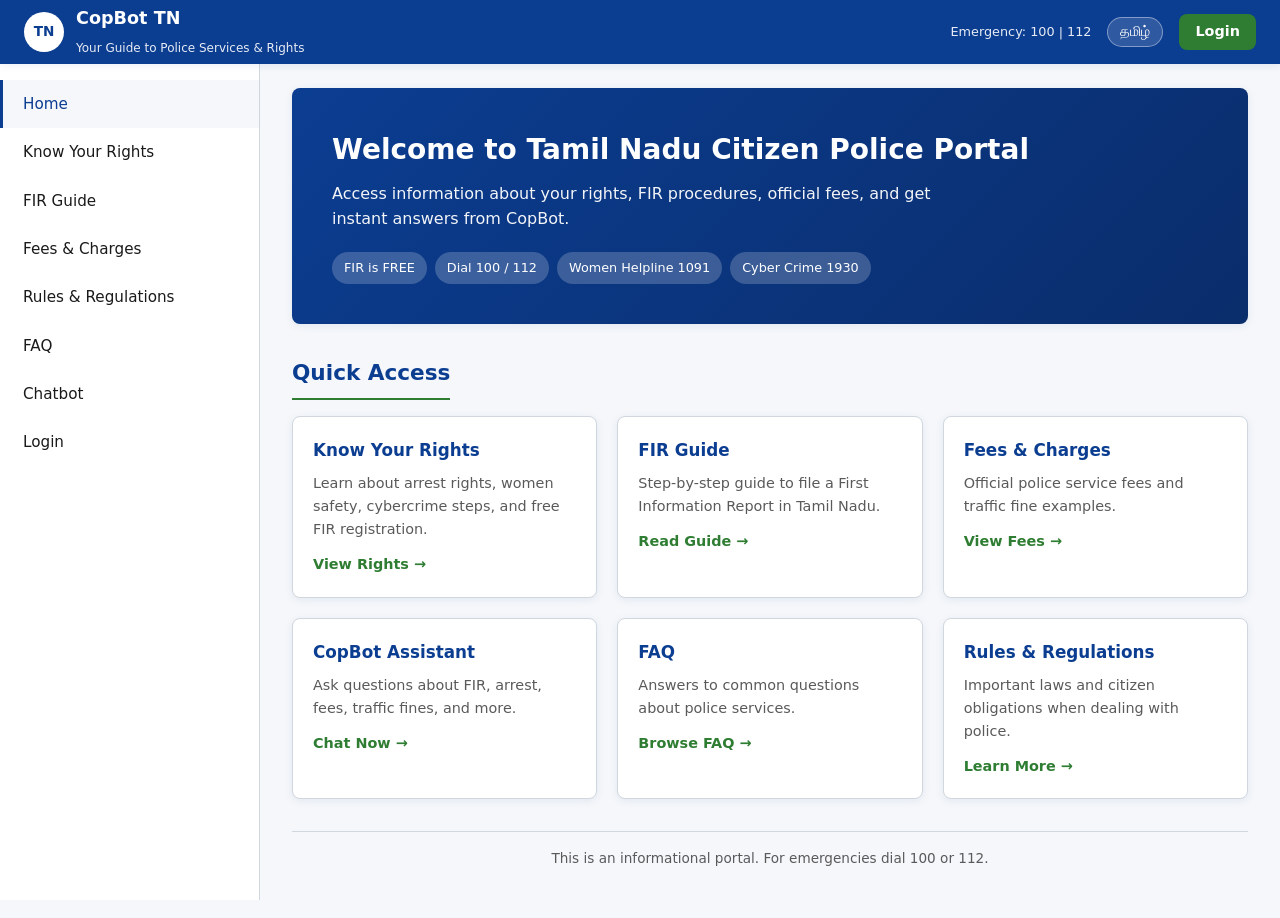
<file: frontend/index.html>
<!DOCTYPE html>
<html lang="en">
<head>
  <meta charset="UTF-8">
  <meta name="viewport" content="width=device-width, initial-scale=1.0">
  <title>CopBot TN – Home</title>
  <link rel="stylesheet" href="css/style.css">
</head>
<body>
  <header class="navbar">
    <a href="index.html" class="navbar-brand">
      <span class="logo">TN</span>
      <span>
        <span data-i18n="portalTitle">CopBot TN</span><br>
        <small style="font-weight:400;font-size:0.75rem;opacity:0.9" data-i18n="portalSubtitle">Your Guide to Police Services & Rights</small>
      </span>
    </a>
    <div class="navbar-actions">
      <span style="font-size:0.8rem;opacity:0.9" data-i18n="emergency">Emergency: 100 | 112</span>
      <button type="button" class="lang-toggle" id="langToggle">தமிழ்</button>
      <a href="login.html" class="btn-nav" data-i18n="login">Login</a>
      <button class="menu-toggle" id="menuToggle" aria-label="Menu">☰</button>
    </div>
  </header>

  <div class="app-layout">
    <aside class="sidebar" id="sidebar">
      <nav class="sidebar-nav">
        <a href="index.html" class="active" data-i18n="home">Home</a>
        <a href="rights.html" data-i18n="rights">Know Your Rights</a>
        <a href="fir-guide.html" data-i18n="fir">FIR Guide</a>
        <a href="fees.html" data-i18n="fees">Fees & Charges</a>
        <a href="rules.html" data-i18n="rules">Rules & Regulations</a>
        <a href="faq.html" data-i18n="faq">FAQ</a>
        <a href="chatbot.html" data-i18n="chatbot">Chatbot</a>
        <a href="login.html" data-i18n="login">Login</a>
      </nav>
    </aside>

    <main class="main-content">
      <section class="hero">
        <h1 data-i18n="welcome">Welcome to Tamil Nadu Citizen Police Portal</h1>
        <p data-i18n="welcomeDesc">Access information about your rights, FIR procedures, official fees, and get instant answers from CopBot.</p>
        <div class="hero-badges">
          <span class="badge">FIR is FREE</span>
          <span class="badge">Dial 100 / 112</span>
          <span class="badge">Women Helpline 1091</span>
          <span class="badge">Cyber Crime 1930</span>
        </div>
      </section>

      <h2 class="section-title" data-i18n="quickAccess">Quick Access</h2>
      <div class="card-grid">
        <article class="card">
          <h3>Know Your Rights</h3>
          <p>Learn about arrest rights, women safety, cybercrime steps, and free FIR registration.</p>
          <a href="rights.html" class="card-link">View Rights →</a>
        </article>
        <article class="card">
          <h3>FIR Guide</h3>
          <p>Step-by-step guide to file a First Information Report in Tamil Nadu.</p>
          <a href="fir-guide.html" class="card-link">Read Guide →</a>
        </article>
        <article class="card">
          <h3>Fees & Charges</h3>
          <p>Official police service fees and traffic fine examples.</p>
          <a href="fees.html" class="card-link">View Fees →</a>
        </article>
        <article class="card">
          <h3>CopBot Assistant</h3>
          <p>Ask questions about FIR, arrest, fees, traffic fines, and more.</p>
          <a href="chatbot.html" class="card-link">Chat Now →</a>
        </article>
        <article class="card">
          <h3>FAQ</h3>
          <p>Answers to common questions about police services.</p>
          <a href="faq.html" class="card-link">Browse FAQ →</a>
        </article>
        <article class="card">
          <h3>Rules & Regulations</h3>
          <p>Important laws and citizen obligations when dealing with police.</p>
          <a href="rules.html" class="card-link">Learn More →</a>
        </article>
      </div>

      <p class="footer-note" data-i18n="officialNotice">This is an informational portal. For emergencies dial 100 or 112.</p>
    </main>
  </div>

  <script src="js/lang.js"></script>
</body>
</html>
</file>
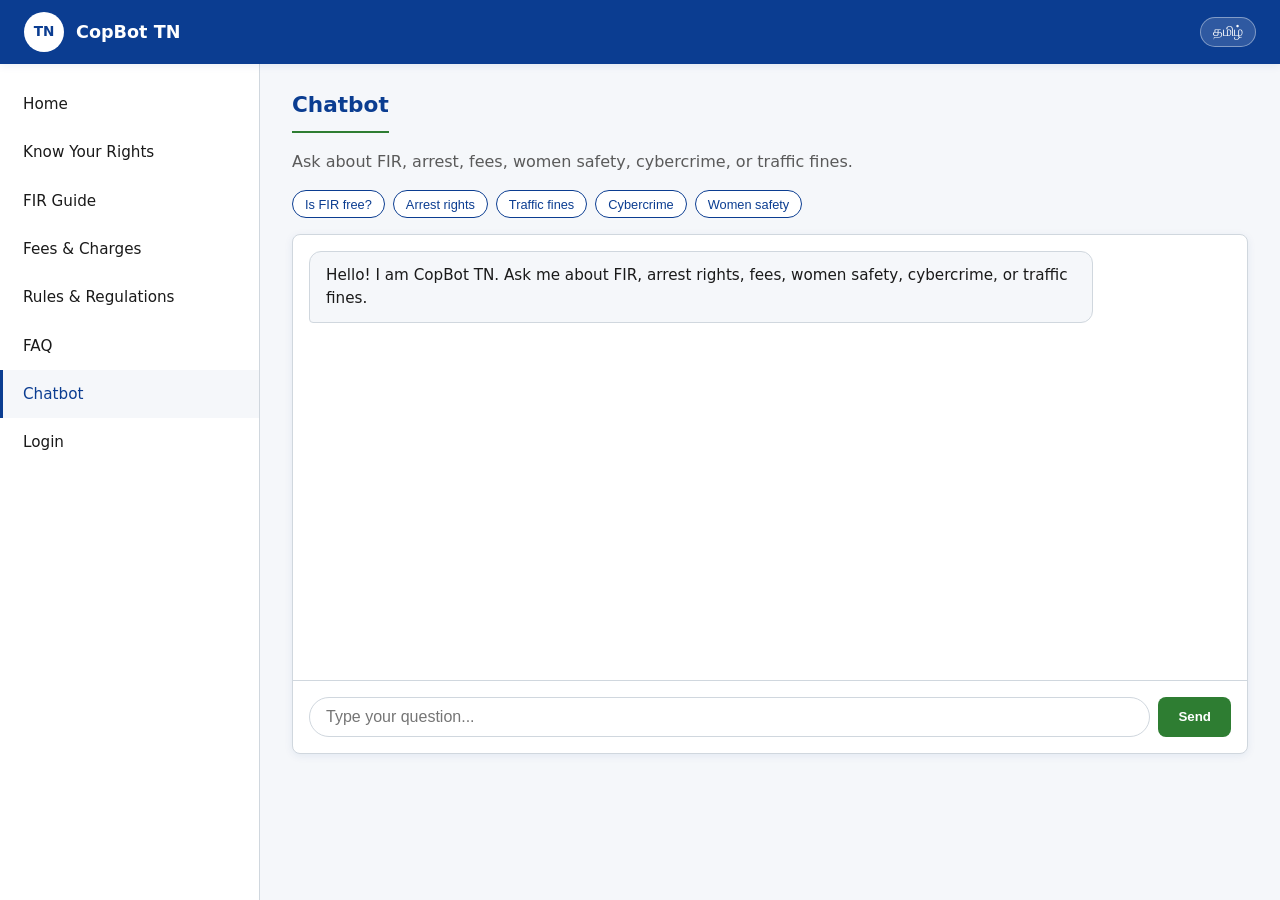
<file: frontend/chatbot.html>
<!DOCTYPE html>
<html lang="en">
<head>
  <meta charset="UTF-8">
  <meta name="viewport" content="width=device-width, initial-scale=1.0">
  <title>CopBot TN – Chatbot</title>
  <link rel="stylesheet" href="css/style.css">
</head>
<body>
  <header class="navbar">
    <a href="index.html" class="navbar-brand"><span class="logo">TN</span><span data-i18n="portalTitle">CopBot TN</span></a>
    <div class="navbar-actions">
      <button type="button" class="lang-toggle" id="langToggle">தமிழ்</button>
      <button class="menu-toggle" id="menuToggle">☰</button>
    </div>
  </header>
  <div class="app-layout">
    <aside class="sidebar" id="sidebar">
      <nav class="sidebar-nav">
        <a href="index.html" data-i18n="home">Home</a>
        <a href="rights.html" data-i18n="rights">Know Your Rights</a>
        <a href="fir-guide.html" data-i18n="fir">FIR Guide</a>
        <a href="fees.html" data-i18n="fees">Fees & Charges</a>
        <a href="rules.html" data-i18n="rules">Rules & Regulations</a>
        <a href="faq.html" data-i18n="faq">FAQ</a>
        <a href="chatbot.html" class="active" data-i18n="chatbot">Chatbot</a>
        <a href="login.html" data-i18n="login">Login</a>
      </nav>
    </aside>
    <main class="main-content">
      <h1 class="section-title" data-i18n="chatbot">CopBot Assistant</h1>
      <p style="margin-bottom:1rem;color:var(--text-muted);">Ask about FIR, arrest, fees, women safety, cybercrime, or traffic fines.</p>

      <div class="suggestions">
        <button type="button" class="suggestion-chip" data-q="Is FIR free?">Is FIR free?</button>
        <button type="button" class="suggestion-chip" data-q="What are my arrest rights?">Arrest rights</button>
        <button type="button" class="suggestion-chip" data-q="Tell me about traffic fines">Traffic fines</button>
        <button type="button" class="suggestion-chip" data-q="How to report cybercrime?">Cybercrime</button>
        <button type="button" class="suggestion-chip" data-q="Women safety helpline">Women safety</button>
      </div>

      <div class="chat-container">
        <div class="chat-messages" id="chatMessages"></div>
        <form class="chat-input-area" id="chatForm">
          <input type="text" id="chatInput" placeholder="Type your question..." autocomplete="off" required>
          <button type="submit" class="btn-secondary">Send</button>
        </form>
      </div>
    </main>
  </div>
  <script src="js/api.js"></script>
  <script src="js/lang.js"></script>
  <script src="js/chatbot.js"></script>
</body>
</html>
</file>
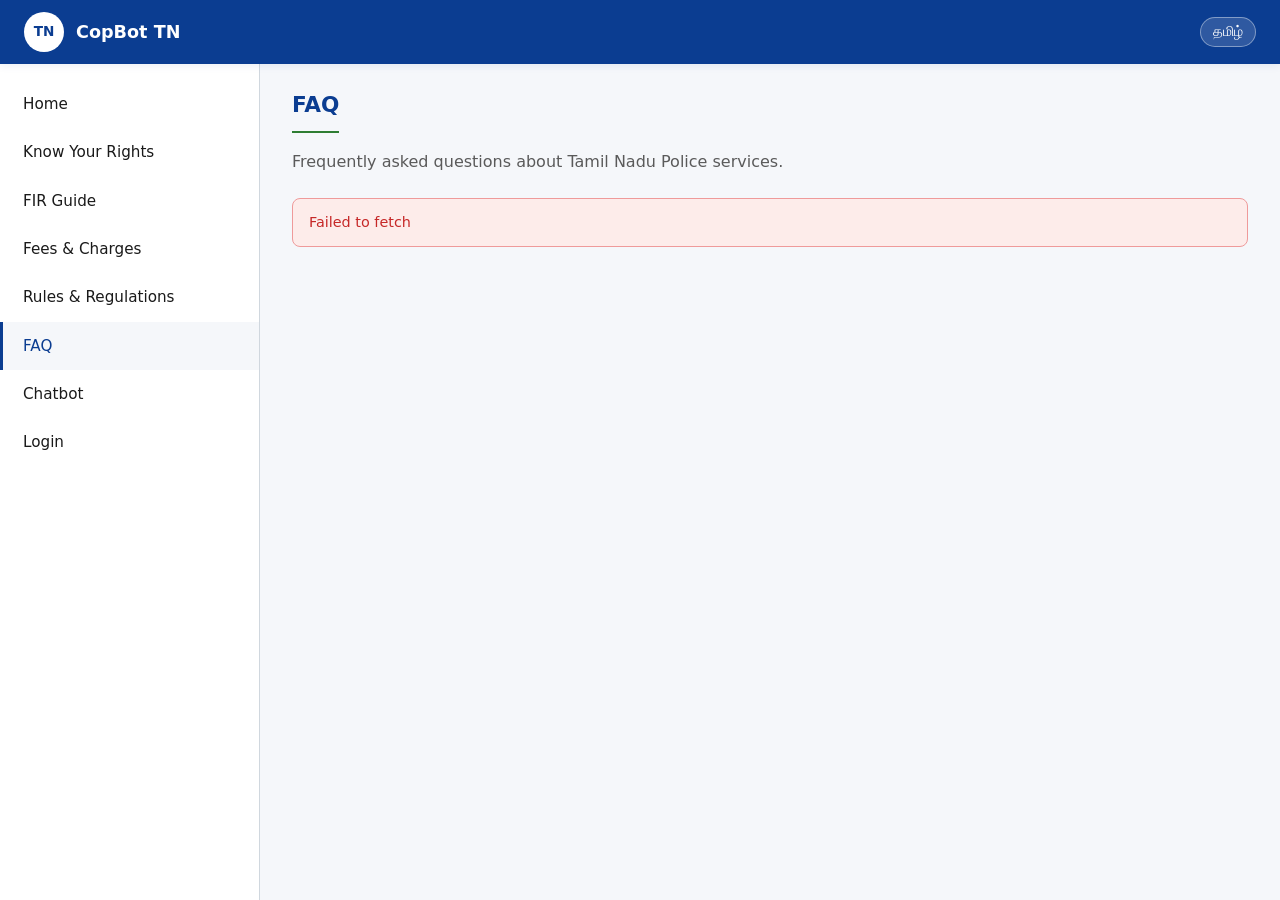
<file: frontend/faq.html>
<!DOCTYPE html>
<html lang="en">
<head>
  <meta charset="UTF-8">
  <meta name="viewport" content="width=device-width, initial-scale=1.0">
  <title>CopBot TN – FAQ</title>
  <link rel="stylesheet" href="css/style.css">
</head>
<body>
  <header class="navbar">
    <a href="index.html" class="navbar-brand"><span class="logo">TN</span><span data-i18n="portalTitle">CopBot TN</span></a>
    <div class="navbar-actions">
      <button type="button" class="lang-toggle" id="langToggle">தமிழ்</button>
      <button class="menu-toggle" id="menuToggle">☰</button>
    </div>
  </header>
  <div class="app-layout">
    <aside class="sidebar" id="sidebar">
      <nav class="sidebar-nav">
        <a href="index.html" data-i18n="home">Home</a>
        <a href="rights.html" data-i18n="rights">Know Your Rights</a>
        <a href="fir-guide.html" data-i18n="fir">FIR Guide</a>
        <a href="fees.html" data-i18n="fees">Fees & Charges</a>
        <a href="rules.html" data-i18n="rules">Rules & Regulations</a>
        <a href="faq.html" class="active" data-i18n="faq">FAQ</a>
        <a href="chatbot.html" data-i18n="chatbot">Chatbot</a>
        <a href="login.html" data-i18n="login">Login</a>
      </nav>
    </aside>
    <main class="main-content">
      <h1 class="section-title" data-i18n="faq">FAQ</h1>
      <p style="margin-bottom:1.5rem;color:var(--text-muted);">Frequently asked questions about Tamil Nadu Police services.</p>
      <div id="faqList"></div>
    </main>
  </div>
  <script src="js/api.js"></script>
  <script src="js/lang.js"></script>
  <script src="js/faq.js"></script>
</body>
</html>
</file>
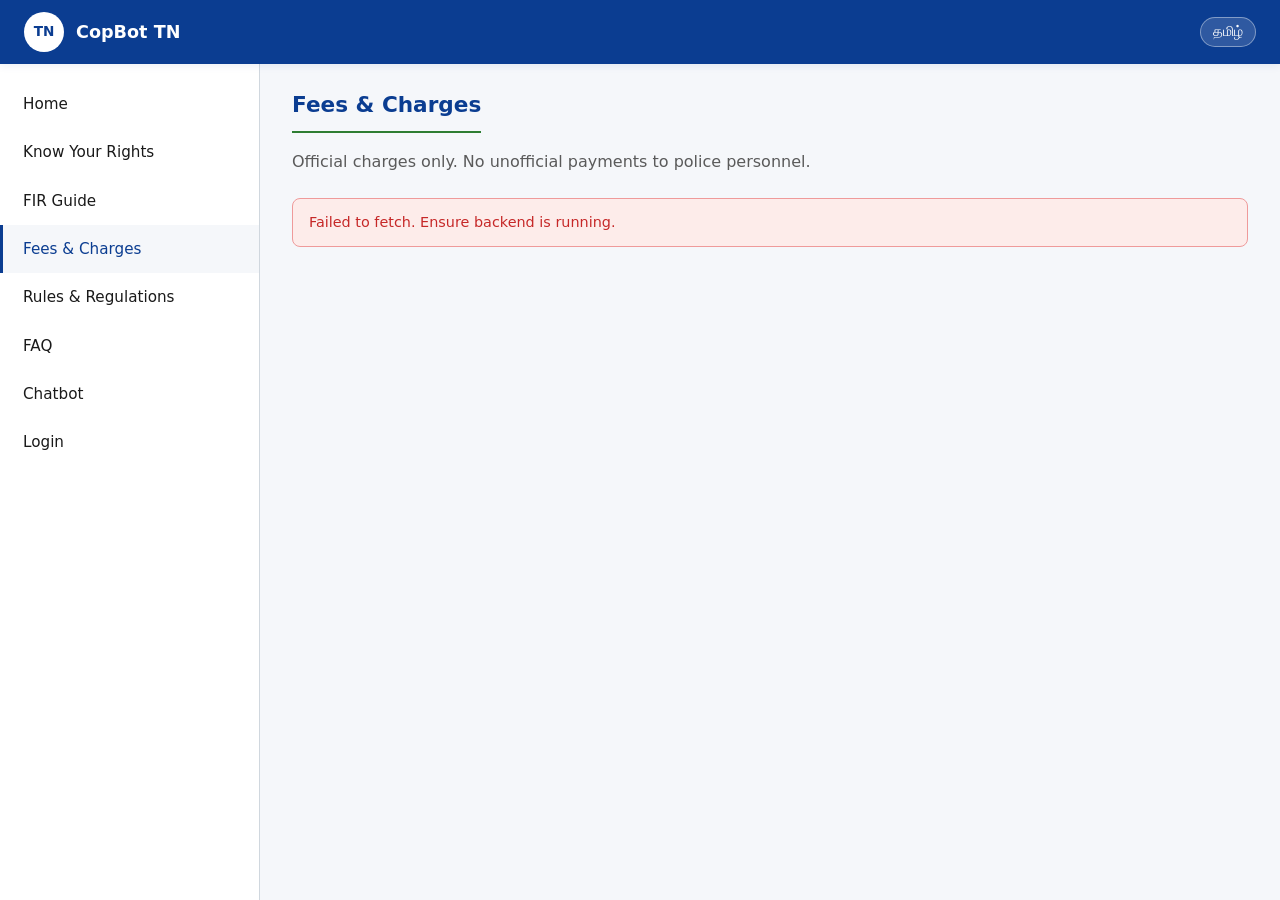
<file: frontend/fees.html>
<!DOCTYPE html>
<html lang="en">
<head>
  <meta charset="UTF-8">
  <meta name="viewport" content="width=device-width, initial-scale=1.0">
  <title>CopBot TN – Fees & Charges</title>
  <link rel="stylesheet" href="css/style.css">
</head>
<body>
  <header class="navbar">
    <a href="index.html" class="navbar-brand"><span class="logo">TN</span><span data-i18n="portalTitle">CopBot TN</span></a>
    <div class="navbar-actions">
      <button type="button" class="lang-toggle" id="langToggle">தமிழ்</button>
      <button class="menu-toggle" id="menuToggle">☰</button>
    </div>
  </header>
  <div class="app-layout">
    <aside class="sidebar" id="sidebar">
      <nav class="sidebar-nav">
        <a href="index.html" data-i18n="home">Home</a>
        <a href="rights.html" data-i18n="rights">Know Your Rights</a>
        <a href="fir-guide.html" data-i18n="fir">FIR Guide</a>
        <a href="fees.html" class="active" data-i18n="fees">Fees & Charges</a>
        <a href="rules.html" data-i18n="rules">Rules & Regulations</a>
        <a href="faq.html" data-i18n="faq">FAQ</a>
        <a href="chatbot.html" data-i18n="chatbot">Chatbot</a>
        <a href="login.html" data-i18n="login">Login</a>
      </nav>
    </aside>
    <main class="main-content">
      <h1 class="section-title" data-i18n="fees">Fees & Charges</h1>
      <p style="margin-bottom:1.5rem;color:var(--text-muted);">Official charges only. No unofficial payments to police personnel.</p>
      <div id="feesList"></div>
    </main>
  </div>
  <script src="js/api.js"></script>
  <script src="js/lang.js"></script>
  <script src="js/fees.js"></script>
</body>
</html>
</file>
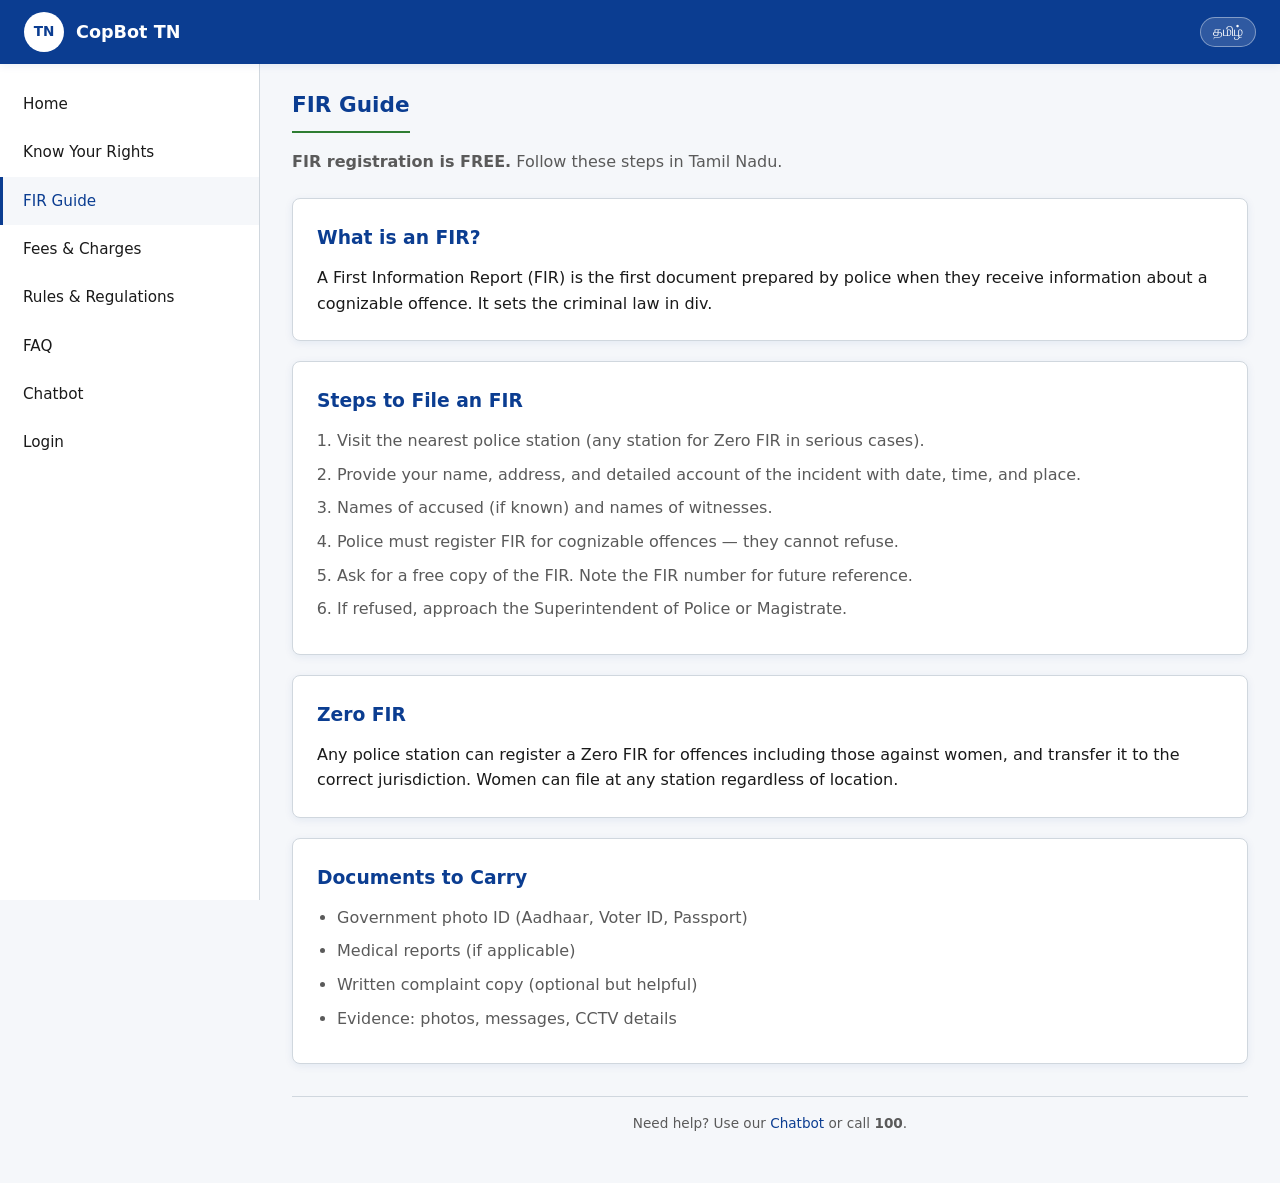
<file: frontend/fir-guide.html>
<!DOCTYPE html>
<html lang="en">
<head>
  <meta charset="UTF-8">
  <meta name="viewport" content="width=device-width, initial-scale=1.0">
  <title>CopBot TN – FIR Guide</title>
  <link rel="stylesheet" href="css/style.css">
</head>
<body>
  <header class="navbar">
    <a href="index.html" class="navbar-brand"><span class="logo">TN</span><span data-i18n="portalTitle">CopBot TN</span></a>
    <div class="navbar-actions">
      <button type="button" class="lang-toggle" id="langToggle">தமிழ்</button>
      <button class="menu-toggle" id="menuToggle">☰</button>
    </div>
  </header>
  <div class="app-layout">
    <aside class="sidebar" id="sidebar">
      <nav class="sidebar-nav">
        <a href="index.html" data-i18n="home">Home</a>
        <a href="rights.html" data-i18n="rights">Know Your Rights</a>
        <a href="fir-guide.html" class="active" data-i18n="fir">FIR Guide</a>
        <a href="fees.html" data-i18n="fees">Fees & Charges</a>
        <a href="rules.html" data-i18n="rules">Rules & Regulations</a>
        <a href="faq.html" data-i18n="faq">FAQ</a>
        <a href="chatbot.html" data-i18n="chatbot">Chatbot</a>
        <a href="login.html" data-i18n="login">Login</a>
      </nav>
    </aside>
    <main class="main-content">
      <h1 class="section-title" data-i18n="fir">FIR Guide</h1>
      <p style="margin-bottom:1.5rem;color:var(--text-muted);"><strong>FIR registration is FREE.</strong> Follow these steps in Tamil Nadu.</p>

      <section class="guide-section">
        <h3>What is an FIR?</h3>
        <p>A First Information Report (FIR) is the first document prepared by police when they receive information about a cognizable offence. It sets the criminal law in div.</p>
      </section>

      <section class="guide-section">
        <h3>Steps to File an FIR</h3>
        <ol>
          <li>Visit the nearest police station (any station for Zero FIR in serious cases).</li>
          <li>Provide your name, address, and detailed account of the incident with date, time, and place.</li>
          <li>Names of accused (if known) and names of witnesses.</li>
          <li>Police must register FIR for cognizable offences — they cannot refuse.</li>
          <li>Ask for a free copy of the FIR. Note the FIR number for future reference.</li>
          <li>If refused, approach the Superintendent of Police or Magistrate.</li>
        </ol>
      </section>

      <section class="guide-section">
        <h3>Zero FIR</h3>
        <p>Any police station can register a Zero FIR for offences including those against women, and transfer it to the correct jurisdiction. Women can file at any station regardless of location.</p>
      </section>

      <section class="guide-section">
        <h3>Documents to Carry</h3>
        <ul>
          <li>Government photo ID (Aadhaar, Voter ID, Passport)</li>
          <li>Medical reports (if applicable)</li>
          <li>Written complaint copy (optional but helpful)</li>
          <li>Evidence: photos, messages, CCTV details</li>
        </ul>
      </section>

      <p class="footer-note">Need help? Use our <a href="chatbot.html">Chatbot</a> or call <strong>100</strong>.</p>
    </main>
  </div>
  <script src="js/lang.js"></script>
</body>
</html>
</file>
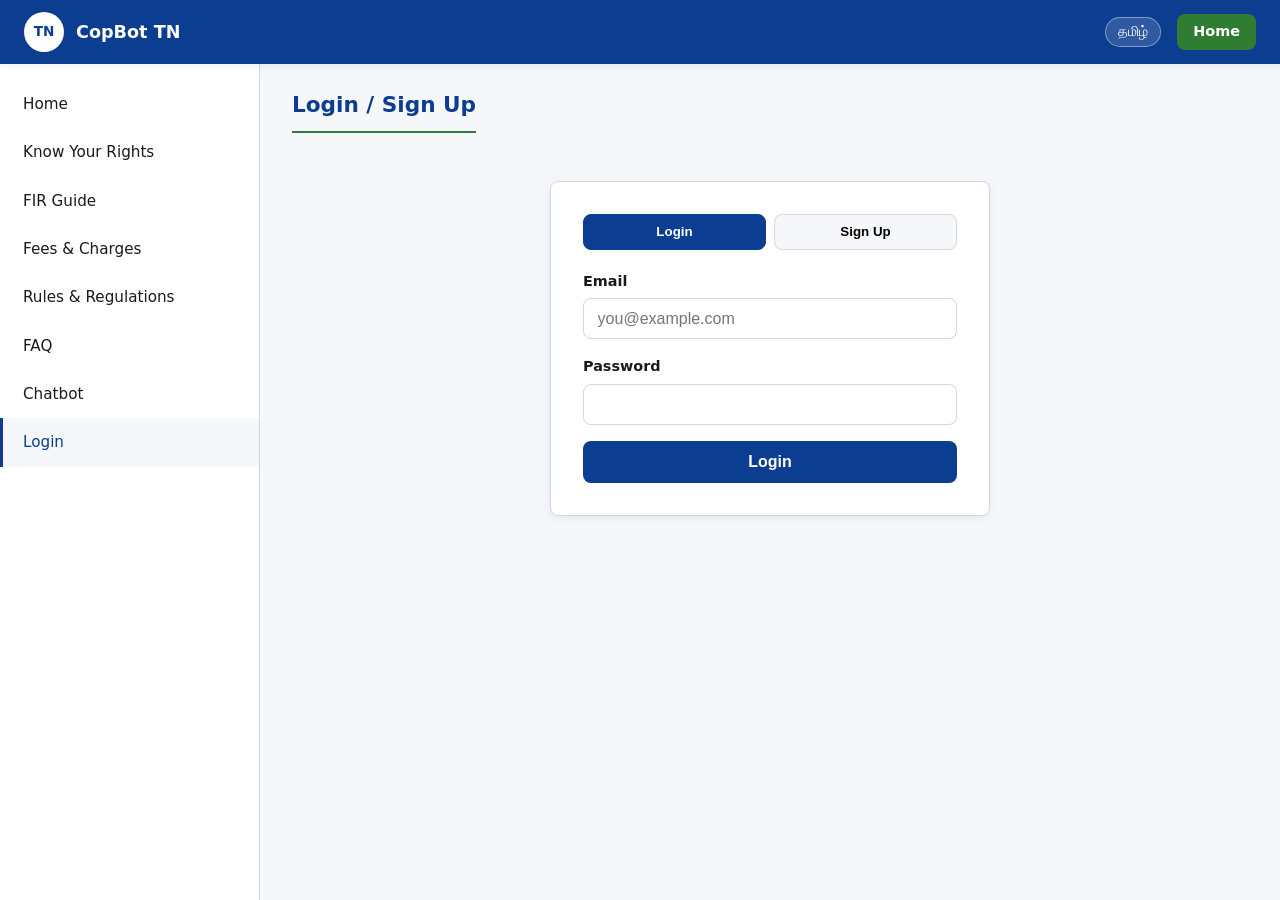
<file: frontend/login.html>
<!DOCTYPE html>
<html lang="en">
<head>
  <meta charset="UTF-8">
  <meta name="viewport" content="width=device-width, initial-scale=1.0">
  <title>CopBot TN – Login</title>
  <link rel="stylesheet" href="css/style.css">
  <style>
    .auth-tabs { display: flex; gap: 0.5rem; margin-bottom: 1.25rem; }
    .auth-tab { flex: 1; padding: 0.6rem; border: 1px solid var(--border); background: var(--accent); cursor: pointer; border-radius: var(--radius); font-weight: 600; }
    .auth-tab.active { background: var(--primary); color: white; border-color: var(--primary); }
  </style>
</head>
<body>
  <header class="navbar">
    <a href="index.html" class="navbar-brand">
      <span class="logo">TN</span>
      <span><span data-i18n="portalTitle">CopBot TN</span></span>
    </a>
    <div class="navbar-actions">
      <button type="button" class="lang-toggle" id="langToggle">தமிழ்</button>
      <a href="index.html" class="btn-nav" data-i18n="home">Home</a>
    </div>
  </header>

  <div class="app-layout">
    <aside class="sidebar" id="sidebar">
      <nav class="sidebar-nav">
        <a href="index.html" data-i18n="home">Home</a>
        <a href="rights.html" data-i18n="rights">Know Your Rights</a>
        <a href="fir-guide.html" data-i18n="fir">FIR Guide</a>
        <a href="fees.html" data-i18n="fees">Fees & Charges</a>
        <a href="rules.html" data-i18n="rules">Rules & Regulations</a>
        <a href="faq.html" data-i18n="faq">FAQ</a>
        <a href="chatbot.html" data-i18n="chatbot">Chatbot</a>
        <a href="login.html" class="active" data-i18n="login">Login</a>
      </nav>
    </aside>

    <main class="main-content">
      <h1 class="section-title">Login / Sign Up</h1>
      <p id="userGreeting" style="margin-bottom:1rem;color:var(--text-muted);"></p>

      <div class="auth-container">
        <div class="form-card">
          <div class="auth-tabs">
            <button type="button" class="auth-tab active" data-tab="login">Login</button>
            <button type="button" class="auth-tab" data-tab="signup">Sign Up</button>
          </div>
          <div id="authAlert" class="alert" style="display:none;"></div>

          <div id="loginPanel">
            <form id="loginForm">
              <div class="form-group">
                <label for="loginEmail">Email</label>
                <input type="email" id="loginEmail" required placeholder="you@example.com">
              </div>
              <div class="form-group">
                <label for="loginPassword">Password</label>
                <input type="password" id="loginPassword" required minlength="6">
              </div>
              <button type="submit" class="btn-primary">Login</button>
            </form>
          </div>

          <div id="signupPanel" style="display:none;">
            <form id="signupForm">
              <div class="form-group">
                <label for="signupName">Full Name</label>
                <input type="text" id="signupName" required placeholder="Your name">
              </div>
              <div class="form-group">
                <label for="signupEmail">Email</label>
                <input type="email" id="signupEmail" required>
              </div>
              <div class="form-group">
                <label for="signupPassword">Password (min 6 chars)</label>
                <input type="password" id="signupPassword" required minlength="6">
              </div>
              <button type="submit" class="btn-primary">Create Account</button>
            </form>
          </div>
        </div>
      </div>
    </main>
  </div>

  <script src="js/api.js"></script>
  <script src="js/lang.js"></script>
  <script src="js/auth.js"></script>
</body>
</html>
</file>
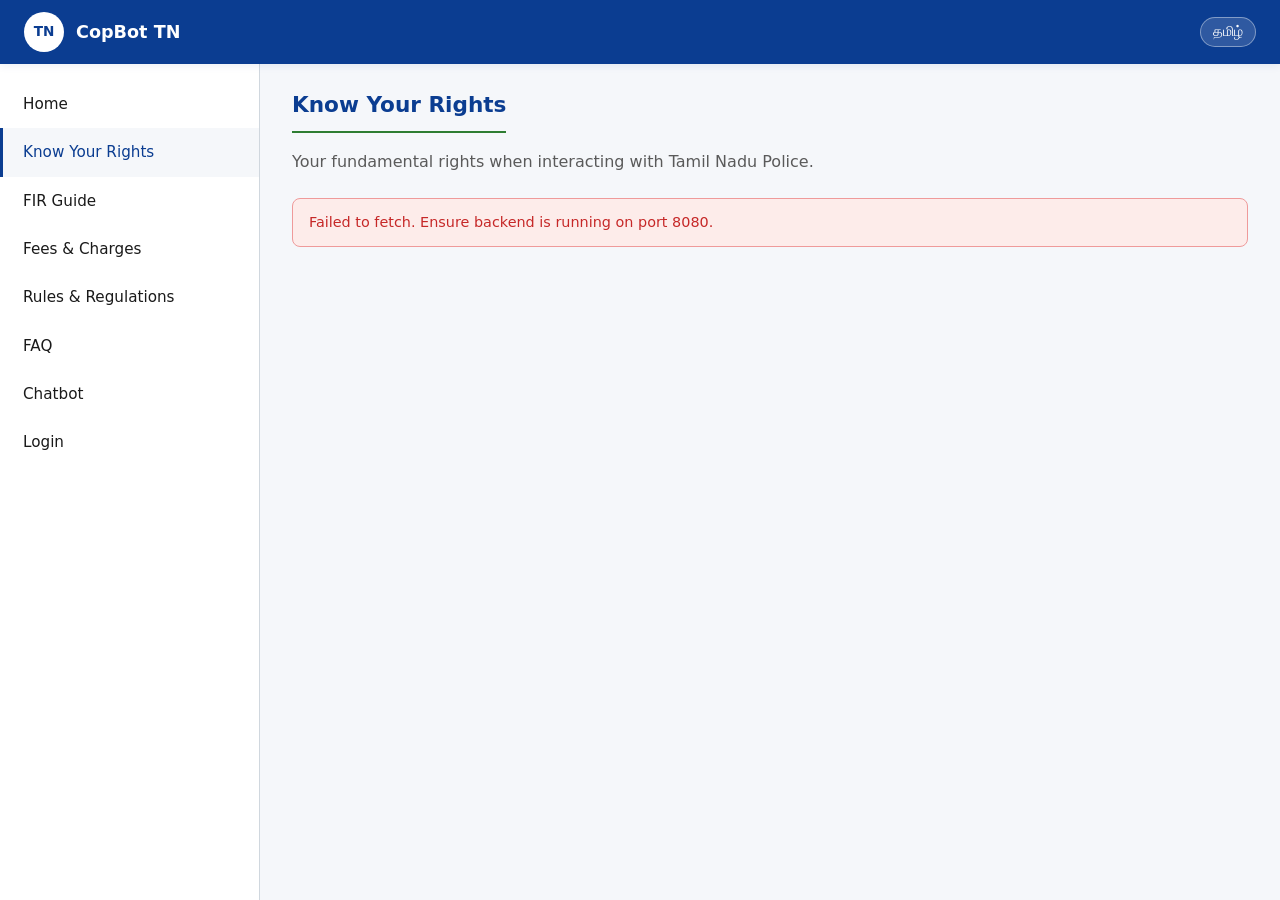
<file: frontend/rights.html>
<!DOCTYPE html>
<html lang="en">
<head>
  <meta charset="UTF-8">
  <meta name="viewport" content="width=device-width, initial-scale=1.0">
  <title>CopBot TN – Know Your Rights</title>
  <link rel="stylesheet" href="css/style.css">
</head>
<body>
  <header class="navbar">
    <a href="index.html" class="navbar-brand"><span class="logo">TN</span><span data-i18n="portalTitle">CopBot TN</span></a>
    <div class="navbar-actions">
      <button type="button" class="lang-toggle" id="langToggle">தமிழ்</button>
      <button class="menu-toggle" id="menuToggle">☰</button>
    </div>
  </header>
  <div class="app-layout">
    <aside class="sidebar" id="sidebar">
      <nav class="sidebar-nav">
        <a href="index.html" data-i18n="home">Home</a>
        <a href="rights.html" class="active" data-i18n="rights">Know Your Rights</a>
        <a href="fir-guide.html" data-i18n="fir">FIR Guide</a>
        <a href="fees.html" data-i18n="fees">Fees & Charges</a>
        <a href="rules.html" data-i18n="rules">Rules & Regulations</a>
        <a href="faq.html" data-i18n="faq">FAQ</a>
        <a href="chatbot.html" data-i18n="chatbot">Chatbot</a>
        <a href="login.html" data-i18n="login">Login</a>
      </nav>
    </aside>
    <main class="main-content">
      <h1 class="section-title" data-i18n="rights">Know Your Rights</h1>
      <p style="margin-bottom:1.5rem;color:var(--text-muted);">Your fundamental rights when interacting with Tamil Nadu Police.</p>
      <div id="rightsList"></div>
    </main>
  </div>
  <script src="js/api.js"></script>
  <script src="js/lang.js"></script>
  <script src="js/rights.js"></script>
</body>
</html>
</file>
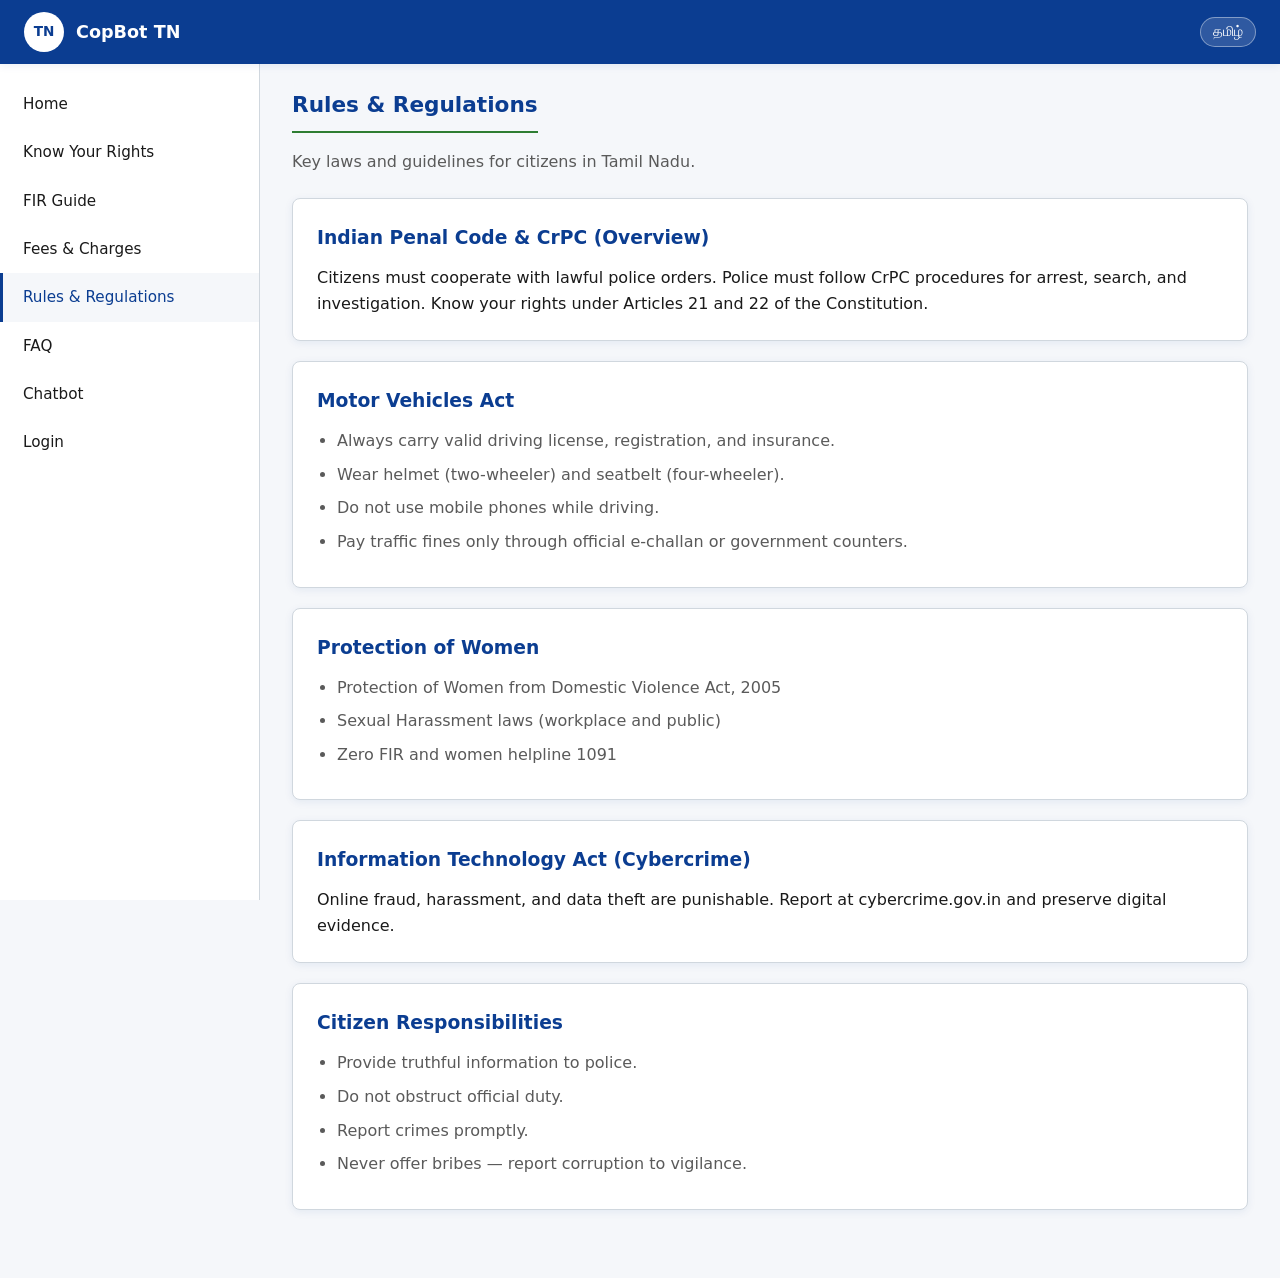
<file: frontend/rules.html>
<!DOCTYPE html>
<html lang="en">
<head>
  <meta charset="UTF-8">
  <meta name="viewport" content="width=device-width, initial-scale=1.0">
  <title>CopBot TN – Rules & Regulations</title>
  <link rel="stylesheet" href="css/style.css">
</head>
<body>
  <header class="navbar">
    <a href="index.html" class="navbar-brand"><span class="logo">TN</span><span data-i18n="portalTitle">CopBot TN</span></a>
    <div class="navbar-actions">
      <button type="button" class="lang-toggle" id="langToggle">தமிழ்</button>
      <button class="menu-toggle" id="menuToggle">☰</button>
    </div>
  </header>
  <div class="app-layout">
    <aside class="sidebar" id="sidebar">
      <nav class="sidebar-nav">
        <a href="index.html" data-i18n="home">Home</a>
        <a href="rights.html" data-i18n="rights">Know Your Rights</a>
        <a href="fir-guide.html" data-i18n="fir">FIR Guide</a>
        <a href="fees.html" data-i18n="fees">Fees & Charges</a>
        <a href="rules.html" class="active" data-i18n="rules">Rules & Regulations</a>
        <a href="faq.html" data-i18n="faq">FAQ</a>
        <a href="chatbot.html" data-i18n="chatbot">Chatbot</a>
        <a href="login.html" data-i18n="login">Login</a>
      </nav>
    </aside>
    <main class="main-content">
      <h1 class="section-title" data-i18n="rules">Rules & Regulations</h1>
      <p style="margin-bottom:1.5rem;color:var(--text-muted);">Key laws and guidelines for citizens in Tamil Nadu.</p>

      <section class="guide-section">
        <h3>Indian Penal Code & CrPC (Overview)</h3>
        <p>Citizens must cooperate with lawful police orders. Police must follow CrPC procedures for arrest, search, and investigation. Know your rights under Articles 21 and 22 of the Constitution.</p>
      </section>

      <section class="guide-section">
        <h3>Motor Vehicles Act</h3>
        <ul>
          <li>Always carry valid driving license, registration, and insurance.</li>
          <li>Wear helmet (two-wheeler) and seatbelt (four-wheeler).</li>
          <li>Do not use mobile phones while driving.</li>
          <li>Pay traffic fines only through official e-challan or government counters.</li>
        </ul>
      </section>

      <section class="guide-section">
        <h3>Protection of Women</h3>
        <ul>
          <li>Protection of Women from Domestic Violence Act, 2005</li>
          <li>Sexual Harassment laws (workplace and public)</li>
          <li>Zero FIR and women helpline 1091</li>
        </ul>
      </section>

      <section class="guide-section">
        <h3>Information Technology Act (Cybercrime)</h3>
        <p>Online fraud, harassment, and data theft are punishable. Report at cybercrime.gov.in and preserve digital evidence.</p>
      </section>

      <section class="guide-section">
        <h3>Citizen Responsibilities</h3>
        <ul>
          <li>Provide truthful information to police.</li>
          <li>Do not obstruct official duty.</li>
          <li>Report crimes promptly.</li>
          <li>Never offer bribes — report corruption to vigilance.</li>
        </ul>
      </section>
    </main>
  </div>
  <script src="js/lang.js"></script>
</body>
</html>
</file>
<file: frontend/css/style.css>
/* CopBot TN - Government-style citizen portal */
:root {
  --primary: #0B3D91;
  --secondary: #FFFFFF;
  --accent: #F5F7FA;
  --highlight: #2E7D32;
  --text: #1a1a1a;
  --text-muted: #5a5a5a;
  --border: #d0d7de;
  --shadow: 0 2px 8px rgba(11, 61, 145, 0.08);
  --radius: 8px;
  --sidebar-width: 260px;
  --navbar-height: 64px;
}

* {
  box-sizing: border-box;
  margin: 0;
  padding: 0;
}

html {
  scroll-behavior: smooth;
}

body {
  font-family: "Segoe UI", system-ui, -apple-system, sans-serif;
  background: var(--accent);
  color: var(--text);
  line-height: 1.6;
  min-height: 100vh;
}

a {
  color: var(--primary);
  text-decoration: none;
}

a:hover {
  text-decoration: underline;
}

/* Top navbar */
.navbar {
  position: fixed;
  top: 0;
  left: 0;
  right: 0;
  height: var(--navbar-height);
  background: var(--primary);
  color: var(--secondary);
  display: flex;
  align-items: center;
  justify-content: space-between;
  padding: 0 1.5rem;
  z-index: 1000;
  box-shadow: var(--shadow);
}

.navbar-brand {
  display: flex;
  align-items: center;
  gap: 0.75rem;
  color: var(--secondary);
  text-decoration: none;
  font-weight: 700;
  font-size: 1.1rem;
}

.navbar-brand:hover {
  text-decoration: none;
  opacity: 0.95;
}

.navbar-brand .logo {
  width: 40px;
  height: 40px;
  background: var(--secondary);
  color: var(--primary);
  border-radius: 50%;
  display: flex;
  align-items: center;
  justify-content: center;
  font-weight: 800;
  font-size: 0.85rem;
}

.navbar-actions {
  display: flex;
  align-items: center;
  gap: 1rem;
}

.lang-toggle {
  background: rgba(255, 255, 255, 0.15);
  border: 1px solid rgba(255, 255, 255, 0.4);
  color: var(--secondary);
  padding: 0.35rem 0.75rem;
  border-radius: 20px;
  cursor: pointer;
  font-size: 0.85rem;
}

.lang-toggle:hover {
  background: rgba(255, 255, 255, 0.25);
}

.btn-nav {
  background: var(--highlight);
  color: var(--secondary);
  padding: 0.4rem 1rem;
  border-radius: var(--radius);
  font-weight: 600;
  text-decoration: none;
  font-size: 0.9rem;
}

.btn-nav:hover {
  text-decoration: none;
  filter: brightness(1.05);
}

.menu-toggle {
  display: none;
  background: none;
  border: none;
  color: white;
  font-size: 1.5rem;
  cursor: pointer;
}

/* Layout */
.app-layout {
  display: flex;
  padding-top: var(--navbar-height);
  min-height: 100vh;
}

.sidebar {
  width: var(--sidebar-width);
  background: var(--secondary);
  border-right: 1px solid var(--border);
  position: fixed;
  top: var(--navbar-height);
  left: 0;
  bottom: 0;
  overflow-y: auto;
  padding: 1rem 0;
  z-index: 100;
}

.sidebar-nav a {
  display: flex;
  align-items: center;
  gap: 0.75rem;
  padding: 0.75rem 1.25rem;
  color: var(--text);
  text-decoration: none;
  border-left: 3px solid transparent;
  font-size: 0.95rem;
}

.sidebar-nav a:hover,
.sidebar-nav a.active {
  background: var(--accent);
  color: var(--primary);
  border-left-color: var(--primary);
  text-decoration: none;
}

.main-content {
  flex: 1;
  margin-left: var(--sidebar-width);
  padding: 1.5rem 2rem 3rem;
  max-width: 1200px;
}

/* Hero */
.hero {
  background: linear-gradient(135deg, var(--primary) 0%, #0a2d6b 100%);
  color: var(--secondary);
  border-radius: var(--radius);
  padding: 2.5rem;
  margin-bottom: 2rem;
  box-shadow: var(--shadow);
}

.hero h1 {
  font-size: 1.75rem;
  margin-bottom: 0.5rem;
}

.hero p {
  opacity: 0.95;
  max-width: 600px;
}

.hero-badges {
  display: flex;
  flex-wrap: wrap;
  gap: 0.5rem;
  margin-top: 1.25rem;
}

.badge {
  background: rgba(255, 255, 255, 0.2);
  padding: 0.35rem 0.75rem;
  border-radius: 20px;
  font-size: 0.8rem;
}

/* Cards */
.card-grid {
  display: grid;
  grid-template-columns: repeat(auto-fill, minmax(260px, 1fr));
  gap: 1.25rem;
  margin-bottom: 2rem;
}

.card {
  background: var(--secondary);
  border: 1px solid var(--border);
  border-radius: var(--radius);
  padding: 1.25rem;
  box-shadow: var(--shadow);
  transition: transform 0.15s, box-shadow 0.15s;
}

.card:hover {
  transform: translateY(-2px);
  box-shadow: 0 4px 12px rgba(11, 61, 145, 0.12);
}

.card h3 {
  color: var(--primary);
  font-size: 1.05rem;
  margin-bottom: 0.5rem;
}

.card p {
  color: var(--text-muted);
  font-size: 0.9rem;
}

.card .card-link {
  display: inline-block;
  margin-top: 0.75rem;
  color: var(--highlight);
  font-weight: 600;
  font-size: 0.9rem;
}

.section-title {
  font-size: 1.35rem;
  color: var(--primary);
  margin-bottom: 1rem;
  padding-bottom: 0.5rem;
  border-bottom: 2px solid var(--highlight);
  display: inline-block;
}

/* Content cards (API loaded) */
.content-card {
  background: var(--secondary);
  border: 1px solid var(--border);
  border-radius: var(--radius);
  padding: 1.25rem;
  margin-bottom: 1rem;
  box-shadow: var(--shadow);
}

.content-card h3 {
  color: var(--primary);
  margin-bottom: 0.5rem;
}

.content-card .meta {
  color: var(--highlight);
  font-weight: 600;
  margin-bottom: 0.5rem;
}

/* FAQ accordion */
.faq-item {
  background: var(--secondary);
  border: 1px solid var(--border);
  border-radius: var(--radius);
  margin-bottom: 0.75rem;
  overflow: hidden;
}

.faq-question {
  width: 100%;
  text-align: left;
  padding: 1rem 1.25rem;
  background: var(--secondary);
  border: none;
  font-size: 1rem;
  font-weight: 600;
  color: var(--primary);
  cursor: pointer;
  display: flex;
  justify-content: space-between;
  align-items: center;
}

.faq-answer {
  padding: 0 1.25rem 1rem;
  color: var(--text-muted);
  display: none;
}

.faq-item.open .faq-answer {
  display: block;
}

/* Forms */
.auth-container {
  max-width: 440px;
  margin: 2rem auto;
}

.form-card {
  background: var(--secondary);
  border: 1px solid var(--border);
  border-radius: var(--radius);
  padding: 2rem;
  box-shadow: var(--shadow);
}

.form-group {
  margin-bottom: 1rem;
}

.form-group label {
  display: block;
  font-weight: 600;
  margin-bottom: 0.35rem;
  font-size: 0.9rem;
}

.form-group input,
.form-group textarea {
  width: 100%;
  padding: 0.65rem 0.85rem;
  border: 1px solid var(--border);
  border-radius: var(--radius);
  font-size: 1rem;
}

.form-group input:focus,
.form-group textarea:focus {
  outline: 2px solid var(--primary);
  border-color: var(--primary);
}

.btn-primary {
  width: 100%;
  padding: 0.75rem;
  background: var(--primary);
  color: var(--secondary);
  border: none;
  border-radius: var(--radius);
  font-size: 1rem;
  font-weight: 600;
  cursor: pointer;
}

.btn-primary:hover {
  background: #092f73;
}

.btn-secondary {
  padding: 0.65rem 1.25rem;
  background: var(--highlight);
  color: var(--secondary);
  border: none;
  border-radius: var(--radius);
  font-weight: 600;
  cursor: pointer;
}

.alert {
  padding: 0.75rem 1rem;
  border-radius: var(--radius);
  margin-bottom: 1rem;
  font-size: 0.9rem;
}

.alert-error {
  background: #fdecea;
  color: #c62828;
  border: 1px solid #ef9a9a;
}

.alert-success {
  background: #e8f5e9;
  color: var(--highlight);
  border: 1px solid #a5d6a7;
}

/* Chatbot */
.chat-container {
  background: var(--secondary);
  border: 1px solid var(--border);
  border-radius: var(--radius);
  display: flex;
  flex-direction: column;
  height: 520px;
  box-shadow: var(--shadow);
}

.chat-messages {
  flex: 1;
  overflow-y: auto;
  padding: 1rem;
  display: flex;
  flex-direction: column;
  gap: 0.75rem;
}

.chat-bubble {
  max-width: 85%;
  padding: 0.75rem 1rem;
  border-radius: 12px;
  font-size: 0.95rem;
  line-height: 1.5;
}

.chat-bubble.user {
  align-self: flex-end;
  background: var(--primary);
  color: var(--secondary);
  border-bottom-right-radius: 4px;
}

.chat-bubble.bot {
  align-self: flex-start;
  background: var(--accent);
  border: 1px solid var(--border);
  border-bottom-left-radius: 4px;
}

.chat-input-area {
  display: flex;
  gap: 0.5rem;
  padding: 1rem;
  border-top: 1px solid var(--border);
}

.chat-input-area input {
  flex: 1;
  padding: 0.65rem 1rem;
  border: 1px solid var(--border);
  border-radius: 24px;
  font-size: 1rem;
}

.suggestions {
  display: flex;
  flex-wrap: wrap;
  gap: 0.5rem;
  margin-bottom: 1rem;
}

.suggestion-chip {
  background: var(--secondary);
  border: 1px solid var(--primary);
  color: var(--primary);
  padding: 0.35rem 0.75rem;
  border-radius: 20px;
  font-size: 0.8rem;
  cursor: pointer;
}

.suggestion-chip:hover {
  background: var(--primary);
  color: var(--secondary);
}

/* Static guide sections */
.guide-section {
  background: var(--secondary);
  border: 1px solid var(--border);
  border-radius: var(--radius);
  padding: 1.5rem;
  margin-bottom: 1.25rem;
  box-shadow: var(--shadow);
}

.guide-section h3 {
  color: var(--primary);
  margin-bottom: 0.75rem;
}

.guide-section ol,
.guide-section ul {
  margin-left: 1.25rem;
  color: var(--text-muted);
}

.guide-section li {
  margin-bottom: 0.5rem;
}

.loading {
  text-align: center;
  padding: 2rem;
  color: var(--text-muted);
}

.footer-note {
  text-align: center;
  font-size: 0.85rem;
  color: var(--text-muted);
  margin-top: 2rem;
  padding-top: 1rem;
  border-top: 1px solid var(--border);
}

/* Responsive */
@media (max-width: 768px) {
  .menu-toggle {
    display: block;
  }

  .sidebar {
    transform: translateX(-100%);
    transition: transform 0.25s;
  }

  .sidebar.open {
    transform: translateX(0);
  }

  .main-content {
    margin-left: 0;
    padding: 1rem;
  }

  .hero {
    padding: 1.5rem;
  }

  .hero h1 {
    font-size: 1.35rem;
  }
}
</file>
